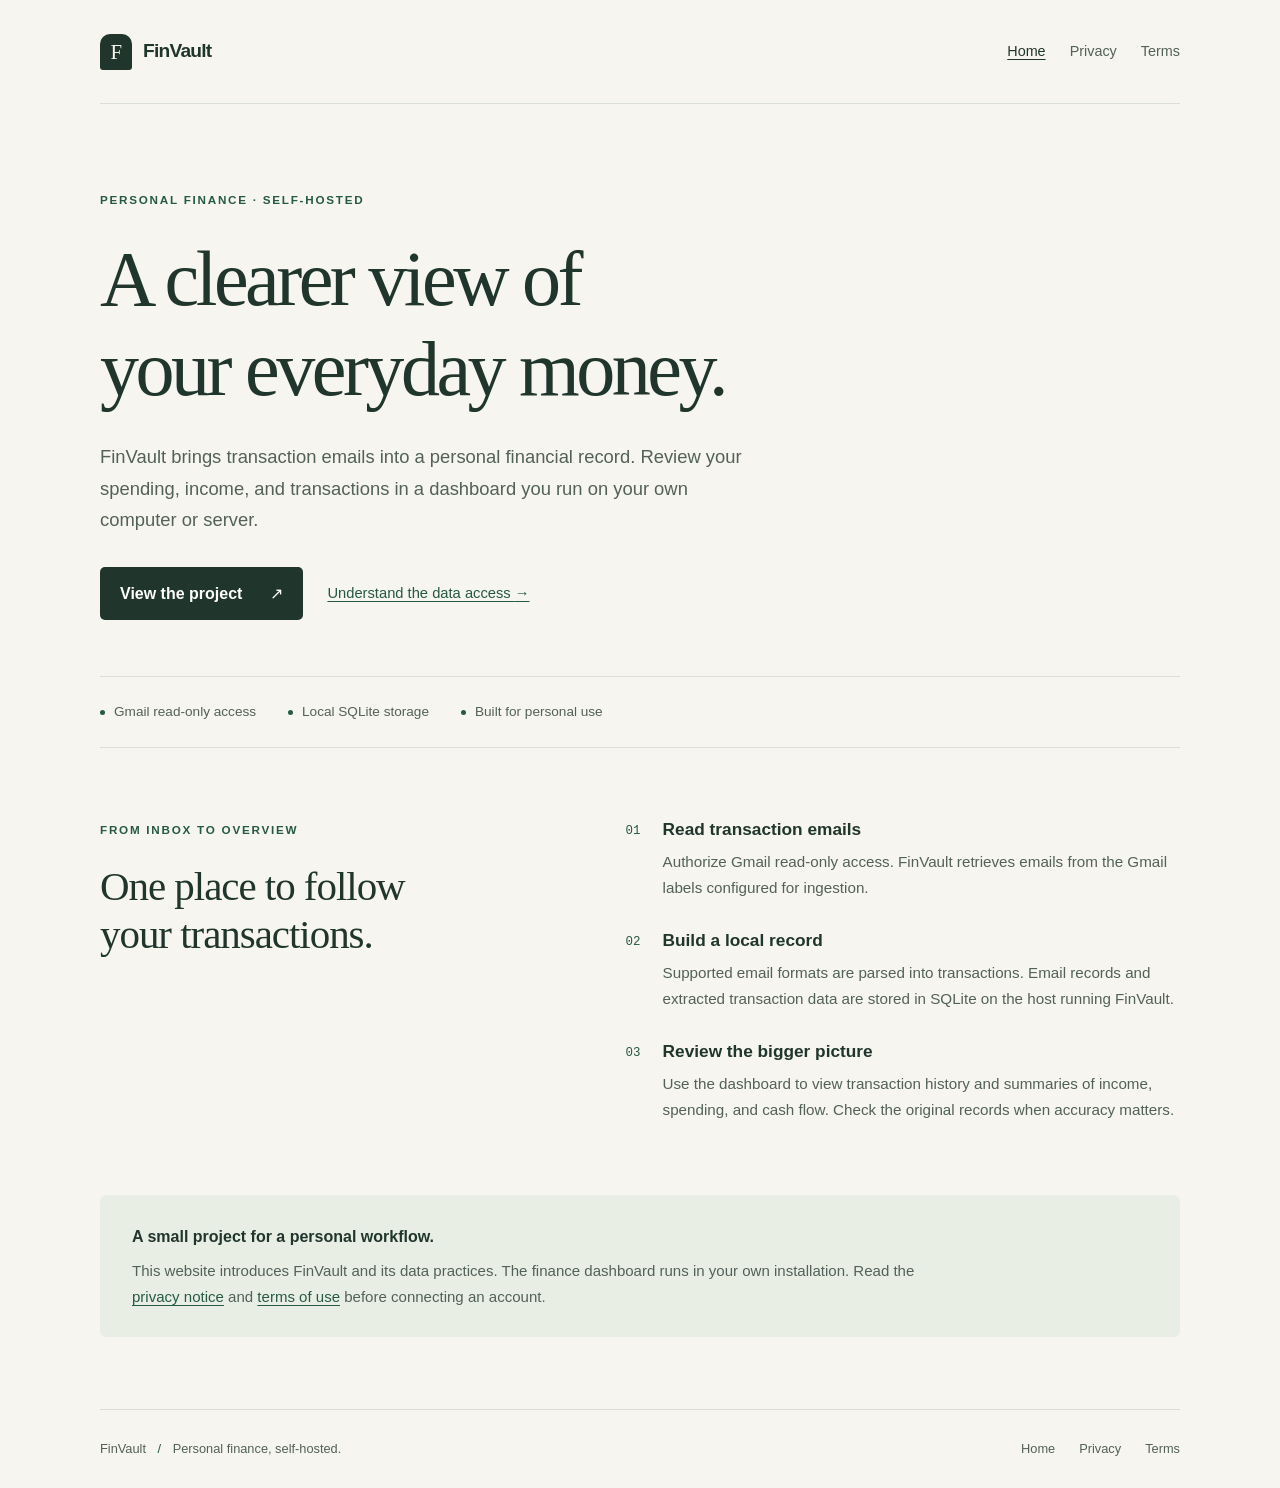
<file: docs/index.html>
<!doctype html>
<html lang="en">
  <head>
    <meta charset="utf-8">
    <meta name="viewport" content="width=device-width, initial-scale=1">
    <meta name="description" content="FinVault is a personal, self-hosted finance tracker that brings transaction emails into a local financial record.">
    <meta name="theme-color" content="#f6f5ef">
    <title>FinVault — Personal finance, on your own terms</title>
    <link rel="stylesheet" href="styles.css">
  </head>
  <body>
    <a class="skip-link" href="#main">Skip to content</a>
    <header class="site-header wrap">
      <a class="brand" href="index.html" aria-label="FinVault home"><span class="brand-mark" aria-hidden="true">F</span>FinVault</a>
      <nav aria-label="Main navigation">
        <a href="index.html" aria-current="page">Home</a>
        <a href="privacy.html">Privacy</a>
        <a href="terms.html">Terms</a>
      </nav>
    </header>

    <main id="main" class="wrap">
      <section class="hero" aria-labelledby="intro-title">
        <p class="eyebrow">Personal finance · Self-hosted</p>
        <h1 id="intro-title">A clearer view of<br>your everyday money.</h1>
        <p class="hero-copy">FinVault brings transaction emails into a personal financial record. Review your spending, income, and transactions in a dashboard you run on your own computer or server.</p>
        <div class="actions">
          <a class="button" href="https://github.com/anandvgeorge/finvault">View the project <span aria-hidden="true">↗</span></a>
          <a class="text-link" href="privacy.html">Understand the data access <span aria-hidden="true">→</span></a>
        </div>
        <div class="project-facts" aria-label="Project details">
          <span>Gmail read-only access</span>
          <span>Local SQLite storage</span>
          <span>Built for personal use</span>
        </div>
      </section>

      <section class="how-it-works" aria-labelledby="how-title">
        <div class="section-intro">
          <p class="eyebrow">From inbox to overview</p>
          <h2 id="how-title">One place to follow<br>your transactions.</h2>
        </div>
        <ol class="steps">
          <li>
            <span class="step-number" aria-hidden="true">01</span>
            <div><h3>Read transaction emails</h3><p>Authorize Gmail read-only access. FinVault retrieves emails from the Gmail labels configured for ingestion.</p></div>
          </li>
          <li>
            <span class="step-number" aria-hidden="true">02</span>
            <div><h3>Build a local record</h3><p>Supported email formats are parsed into transactions. Email records and extracted transaction data are stored in SQLite on the host running FinVault.</p></div>
          </li>
          <li>
            <span class="step-number" aria-hidden="true">03</span>
            <div><h3>Review the bigger picture</h3><p>Use the dashboard to view transaction history and summaries of income, spending, and cash flow. Check the original records when accuracy matters.</p></div>
          </li>
        </ol>
      </section>

      <aside class="context-note" aria-label="About this website">
        <strong>A small project for a personal workflow.</strong>
        <p>This website introduces FinVault and its data practices. The finance dashboard runs in your own installation. Read the <a href="privacy.html">privacy notice</a> and <a href="terms.html">terms of use</a> before connecting an account.</p>
      </aside>
    </main>

    <footer class="site-footer wrap">
      <p>FinVault <span aria-hidden="true">/</span> Personal finance, self-hosted.</p>
      <nav aria-label="Footer navigation"><a href="index.html">Home</a><a href="privacy.html">Privacy</a><a href="terms.html">Terms</a></nav>
    </footer>
  </body>
</html>
</file>
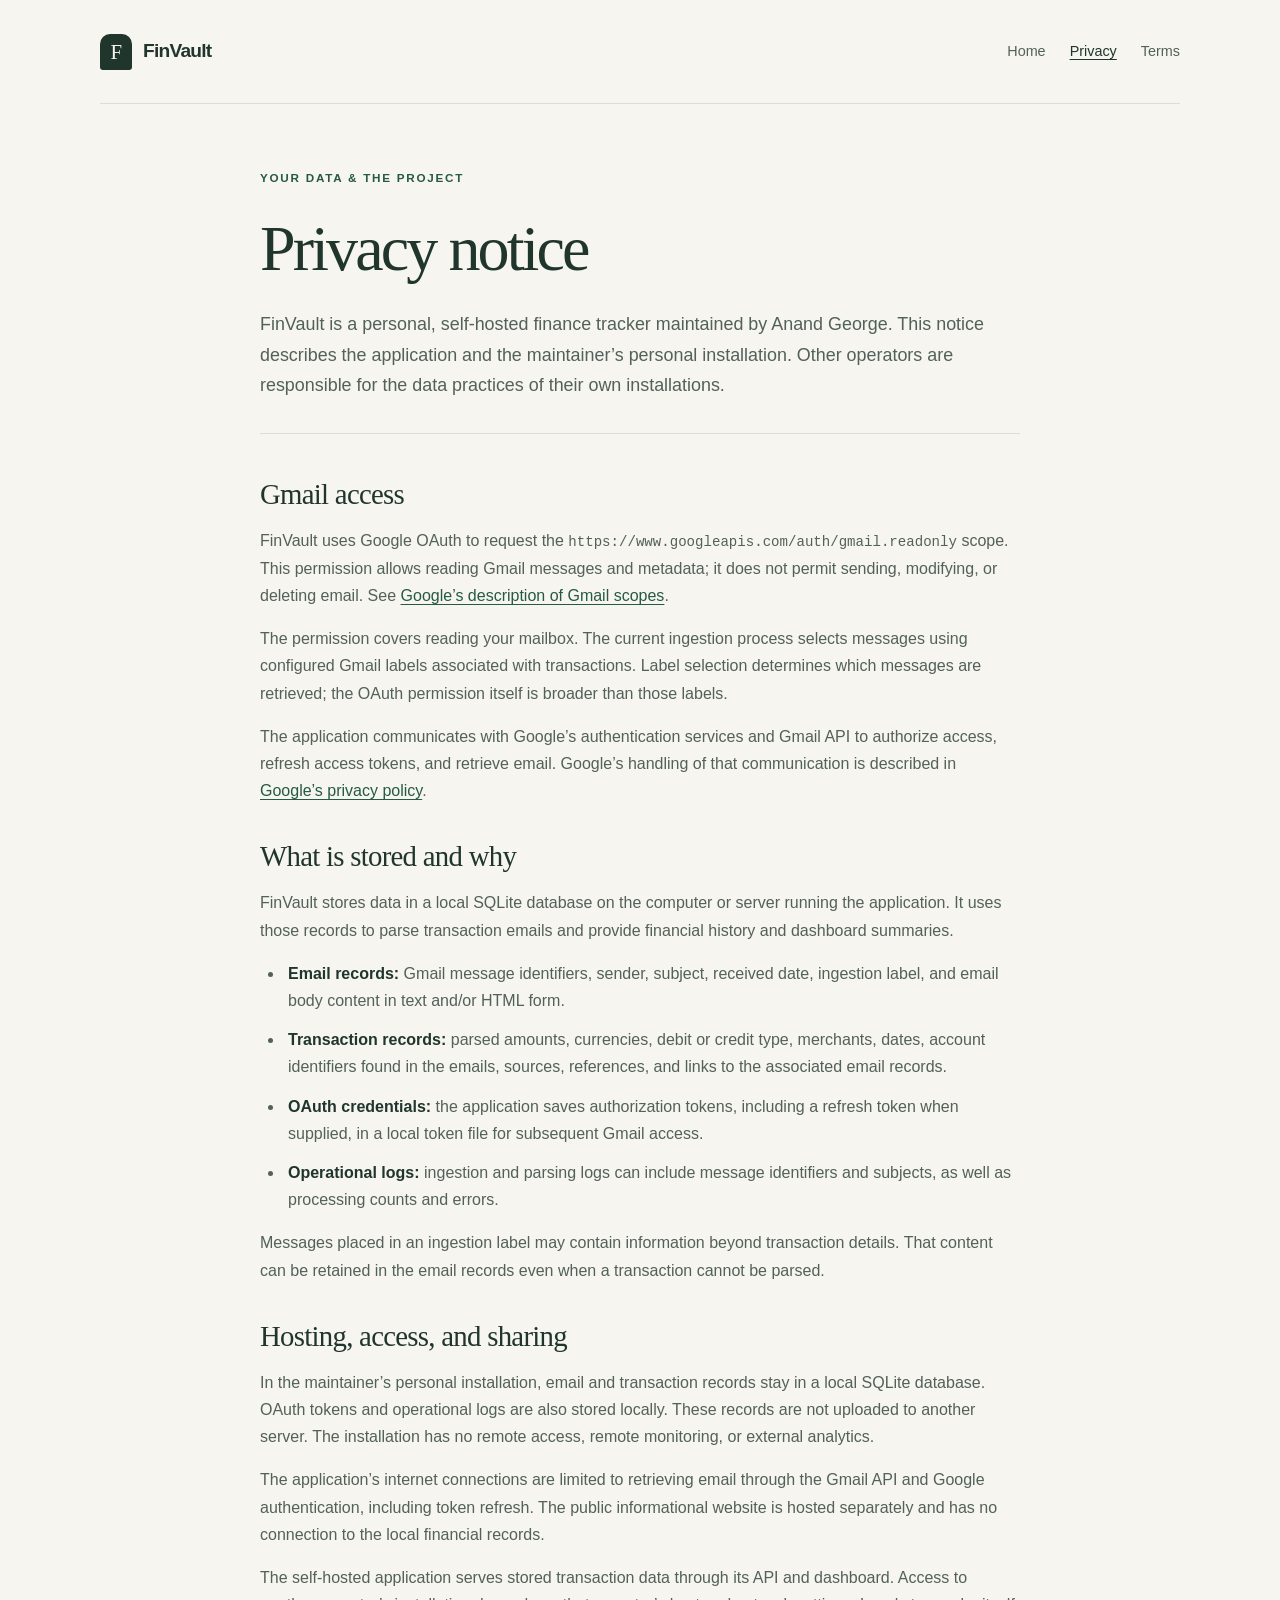
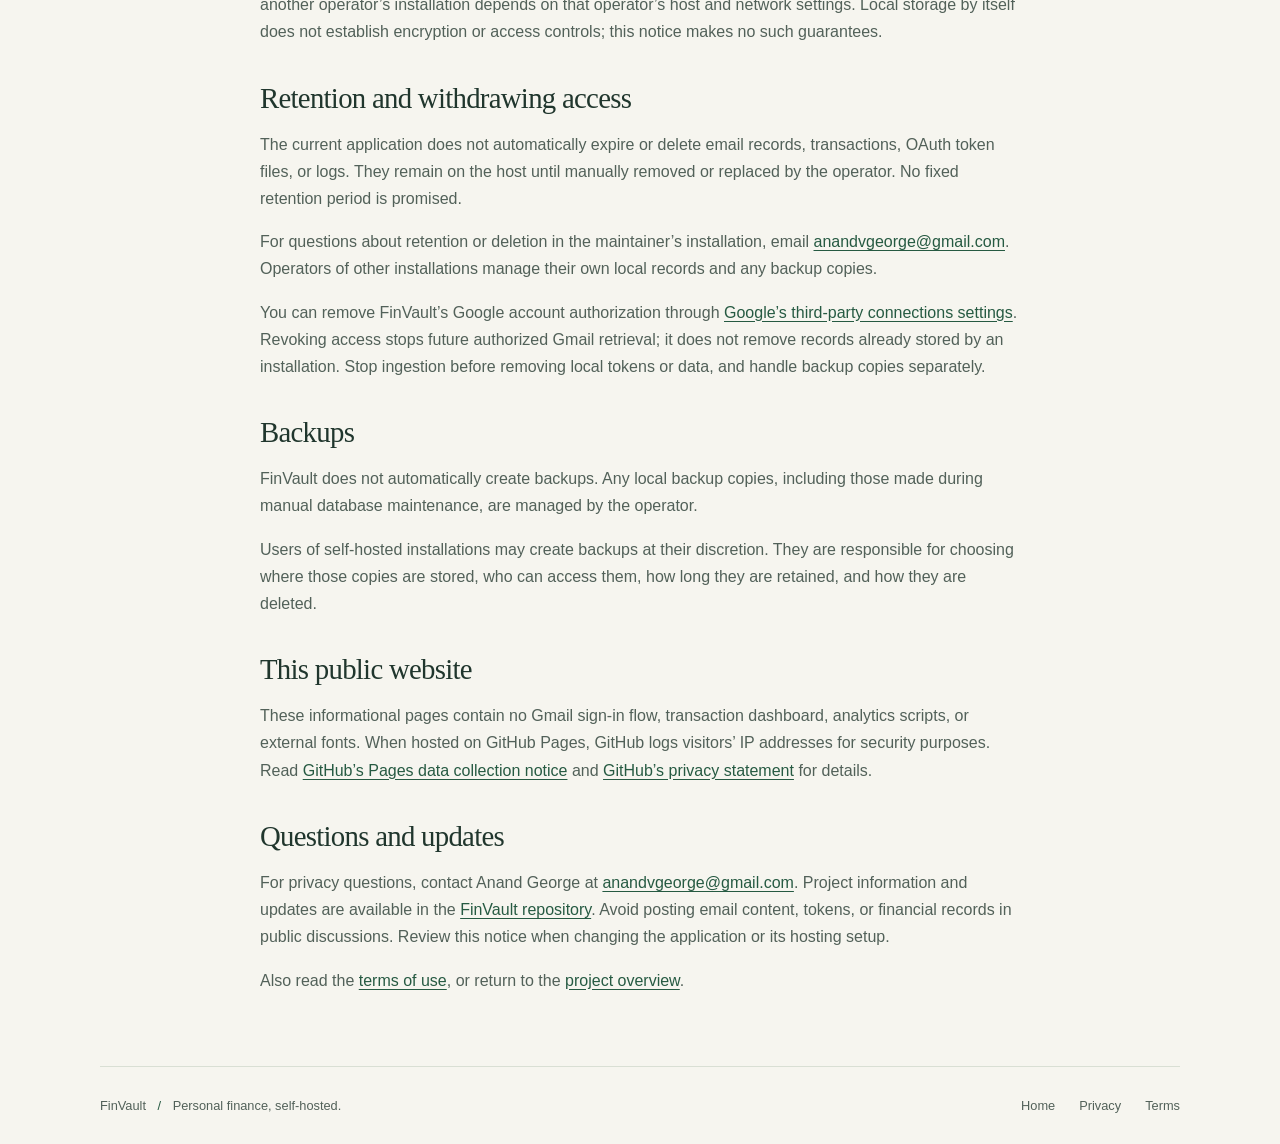
<file: docs/privacy.html>
<!doctype html>
<html lang="en">
  <head>
    <meta charset="utf-8">
    <meta name="viewport" content="width=device-width, initial-scale=1">
    <meta name="description" content="How FinVault uses Gmail read-only access and stores email and transaction records in a local SQLite database.">
    <meta name="theme-color" content="#f6f5ef">
    <title>Privacy notice — FinVault</title>
    <link rel="stylesheet" href="styles.css">
  </head>
  <body>
    <a class="skip-link" href="#main">Skip to content</a>
    <header class="site-header wrap">
      <a class="brand" href="index.html" aria-label="FinVault home"><span class="brand-mark" aria-hidden="true">F</span>FinVault</a>
      <nav aria-label="Main navigation"><a href="index.html">Home</a><a href="privacy.html" aria-current="page">Privacy</a><a href="terms.html">Terms</a></nav>
    </header>

    <main id="main" class="wrap document">
      <div class="document-heading">
        <p class="eyebrow">Your data &amp; the project</p>
        <h1>Privacy notice</h1>
        <p class="lede">FinVault is a personal, self-hosted finance tracker maintained by Anand George. This notice describes the application and the maintainer’s personal installation. Other operators are responsible for the data practices of their own installations.</p>
      </div>

      <section aria-labelledby="gmail-title">
        <h2 id="gmail-title">Gmail access</h2>
        <p>FinVault uses Google OAuth to request the <code>https://www.googleapis.com/auth/gmail.readonly</code> scope. This permission allows reading Gmail messages and metadata; it does not permit sending, modifying, or deleting email. See <a href="https://developers.google.com/workspace/gmail/api/auth/scopes">Google’s description of Gmail scopes</a>.</p>
        <p>The permission covers reading your mailbox. The current ingestion process selects messages using configured Gmail labels associated with transactions. Label selection determines which messages are retrieved; the OAuth permission itself is broader than those labels.</p>
        <p>The application communicates with Google’s authentication services and Gmail API to authorize access, refresh access tokens, and retrieve email. Google’s handling of that communication is described in <a href="https://policies.google.com/privacy">Google’s privacy policy</a>.</p>
      </section>

      <section aria-labelledby="stored-title">
        <h2 id="stored-title">What is stored and why</h2>
        <p>FinVault stores data in a local SQLite database on the computer or server running the application. It uses those records to parse transaction emails and provide financial history and dashboard summaries.</p>
        <ul>
          <li><strong>Email records:</strong> Gmail message identifiers, sender, subject, received date, ingestion label, and email body content in text and/or HTML form.</li>
          <li><strong>Transaction records:</strong> parsed amounts, currencies, debit or credit type, merchants, dates, account identifiers found in the emails, sources, references, and links to the associated email records.</li>
          <li><strong>OAuth credentials:</strong> the application saves authorization tokens, including a refresh token when supplied, in a local token file for subsequent Gmail access.</li>
          <li><strong>Operational logs:</strong> ingestion and parsing logs can include message identifiers and subjects, as well as processing counts and errors.</li>
        </ul>
        <p>Messages placed in an ingestion label may contain information beyond transaction details. That content can be retained in the email records even when a transaction cannot be parsed.</p>
      </section>

      <section aria-labelledby="hosting-title">
        <h2 id="hosting-title">Hosting, access, and sharing</h2>
        <p>In the maintainer’s personal installation, email and transaction records stay in a local SQLite database. OAuth tokens and operational logs are also stored locally. These records are not uploaded to another server. The installation has no remote access, remote monitoring, or external analytics.</p>
        <p>The application’s internet connections are limited to retrieving email through the Gmail API and Google authentication, including token refresh. The public informational website is hosted separately and has no connection to the local financial records.</p>
        <p>The self-hosted application serves stored transaction data through its API and dashboard. Access to another operator’s installation depends on that operator’s host and network settings. Local storage by itself does not establish encryption or access controls; this notice makes no such guarantees.</p>
      </section>

      <section aria-labelledby="retention-title">
        <h2 id="retention-title">Retention and withdrawing access</h2>
        <p>The current application does not automatically expire or delete email records, transactions, OAuth token files, or logs. They remain on the host until manually removed or replaced by the operator. No fixed retention period is promised.</p>
        <p>For questions about retention or deletion in the maintainer’s installation, email <a href="mailto:anandvgeorge@gmail.com">anandvgeorge@gmail.com</a>. Operators of other installations manage their own local records and any backup copies.</p>
        <p>You can remove FinVault’s Google account authorization through <a href="https://myaccount.google.com/connections">Google’s third-party connections settings</a>. Revoking access stops future authorized Gmail retrieval; it does not remove records already stored by an installation. Stop ingestion before removing local tokens or data, and handle backup copies separately.</p>
      </section>

      <section aria-labelledby="backups-title">
        <h2 id="backups-title">Backups</h2>
        <p>FinVault does not automatically create backups. Any local backup copies, including those made during manual database maintenance, are managed by the operator.</p>
        <p>Users of self-hosted installations may create backups at their discretion. They are responsible for choosing where those copies are stored, who can access them, how long they are retained, and how they are deleted.</p>
      </section>

      <section aria-labelledby="website-title">
        <h2 id="website-title">This public website</h2>
        <p>These informational pages contain no Gmail sign-in flow, transaction dashboard, analytics scripts, or external fonts. When hosted on GitHub Pages, GitHub logs visitors’ IP addresses for security purposes. Read <a href="https://docs.github.com/en/pages/getting-started-with-github-pages/what-is-github-pages#data-collection">GitHub’s Pages data collection notice</a> and <a href="https://docs.github.com/en/site-policy/privacy-policies/github-general-privacy-statement">GitHub’s privacy statement</a> for details.</p>
      </section>

      <section aria-labelledby="questions-title">
        <h2 id="questions-title">Questions and updates</h2>
        <p>For privacy questions, contact Anand George at <a href="mailto:anandvgeorge@gmail.com">anandvgeorge@gmail.com</a>. Project information and updates are available in the <a href="https://github.com/anandvgeorge/finvault">FinVault repository</a>. Avoid posting email content, tokens, or financial records in public discussions. Review this notice when changing the application or its hosting setup.</p>
        <p>Also read the <a href="terms.html">terms of use</a>, or return to the <a href="index.html">project overview</a>.</p>
      </section>
    </main>

    <footer class="site-footer wrap">
      <p>FinVault <span aria-hidden="true">/</span> Personal finance, self-hosted.</p>
      <nav aria-label="Footer navigation"><a href="index.html">Home</a><a href="privacy.html">Privacy</a><a href="terms.html">Terms</a></nav>
    </footer>
  </body>
</html>
</file>
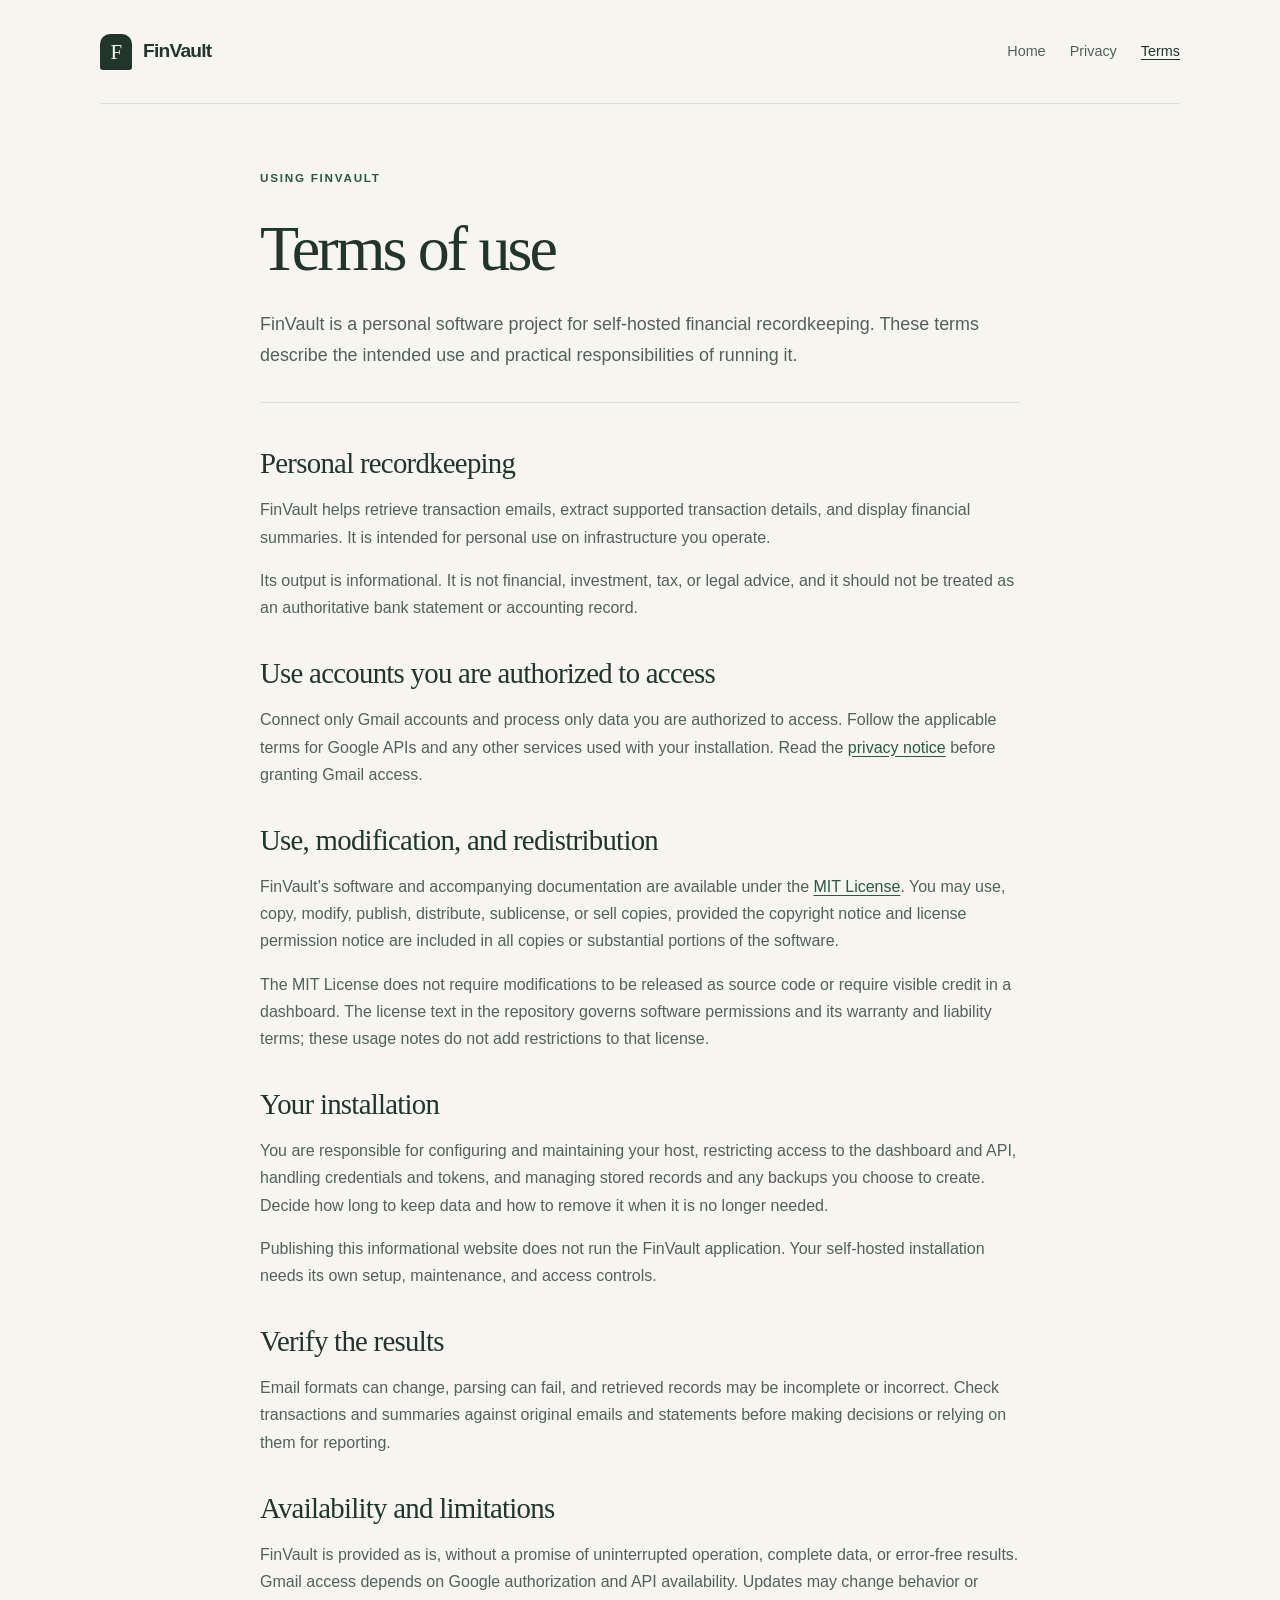
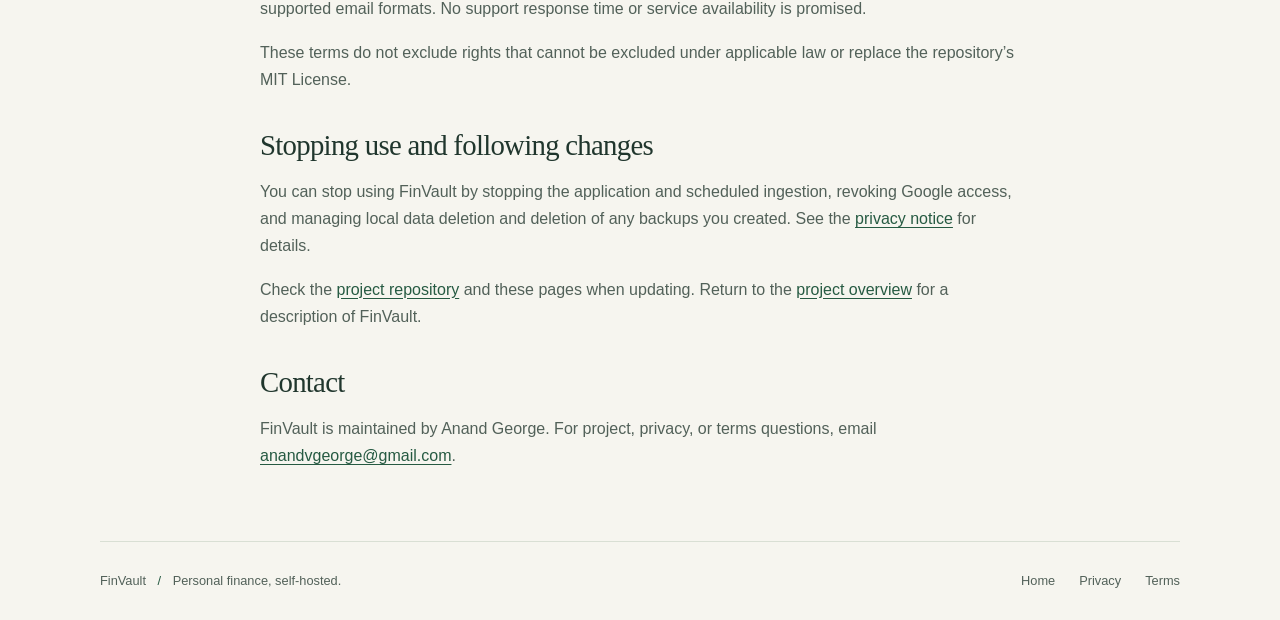
<file: docs/terms.html>
<!doctype html>
<html lang="en">
  <head>
    <meta charset="utf-8">
    <meta name="viewport" content="width=device-width, initial-scale=1">
    <meta name="description" content="Simple terms for using FinVault, a personal and self-hosted finance tracker.">
    <meta name="theme-color" content="#f6f5ef">
    <title>Terms of use — FinVault</title>
    <link rel="stylesheet" href="styles.css">
  </head>
  <body>
    <a class="skip-link" href="#main">Skip to content</a>
    <header class="site-header wrap">
      <a class="brand" href="index.html" aria-label="FinVault home"><span class="brand-mark" aria-hidden="true">F</span>FinVault</a>
      <nav aria-label="Main navigation"><a href="index.html">Home</a><a href="privacy.html">Privacy</a><a href="terms.html" aria-current="page">Terms</a></nav>
    </header>

    <main id="main" class="wrap document">
      <div class="document-heading">
        <p class="eyebrow">Using FinVault</p>
        <h1>Terms of use</h1>
        <p class="lede">FinVault is a personal software project for self-hosted financial recordkeeping. These terms describe the intended use and practical responsibilities of running it.</p>
      </div>

      <section aria-labelledby="purpose-title">
        <h2 id="purpose-title">Personal recordkeeping</h2>
        <p>FinVault helps retrieve transaction emails, extract supported transaction details, and display financial summaries. It is intended for personal use on infrastructure you operate.</p>
        <p>Its output is informational. It is not financial, investment, tax, or legal advice, and it should not be treated as an authoritative bank statement or accounting record.</p>
      </section>

      <section aria-labelledby="authorization-title">
        <h2 id="authorization-title">Use accounts you are authorized to access</h2>
        <p>Connect only Gmail accounts and process only data you are authorized to access. Follow the applicable terms for Google APIs and any other services used with your installation. Read the <a href="privacy.html">privacy notice</a> before granting Gmail access.</p>
      </section>

      <section aria-labelledby="license-title">
        <h2 id="license-title">Use, modification, and redistribution</h2>
        <p>FinVault’s software and accompanying documentation are available under the <a href="https://github.com/anandvgeorge/finvault/blob/main/LICENSE">MIT License</a>. You may use, copy, modify, publish, distribute, sublicense, or sell copies, provided the copyright notice and license permission notice are included in all copies or substantial portions of the software.</p>
        <p>The MIT License does not require modifications to be released as source code or require visible credit in a dashboard. The license text in the repository governs software permissions and its warranty and liability terms; these usage notes do not add restrictions to that license.</p>
      </section>

      <section aria-labelledby="operator-title">
        <h2 id="operator-title">Your installation</h2>
        <p>You are responsible for configuring and maintaining your host, restricting access to the dashboard and API, handling credentials and tokens, and managing stored records and any backups you choose to create. Decide how long to keep data and how to remove it when it is no longer needed.</p>
        <p>Publishing this informational website does not run the FinVault application. Your self-hosted installation needs its own setup, maintenance, and access controls.</p>
      </section>

      <section aria-labelledby="accuracy-title">
        <h2 id="accuracy-title">Verify the results</h2>
        <p>Email formats can change, parsing can fail, and retrieved records may be incomplete or incorrect. Check transactions and summaries against original emails and statements before making decisions or relying on them for reporting.</p>
      </section>

      <section aria-labelledby="availability-title">
        <h2 id="availability-title">Availability and limitations</h2>
        <p>FinVault is provided as is, without a promise of uninterrupted operation, complete data, or error-free results. Gmail access depends on Google authorization and API availability. Updates may change behavior or supported email formats. No support response time or service availability is promised.</p>
        <p>These terms do not exclude rights that cannot be excluded under applicable law or replace the repository’s MIT License.</p>
      </section>

      <section aria-labelledby="stop-title">
        <h2 id="stop-title">Stopping use and following changes</h2>
        <p>You can stop using FinVault by stopping the application and scheduled ingestion, revoking Google access, and managing local data deletion and deletion of any backups you created. See the <a href="privacy.html">privacy notice</a> for details.</p>
        <p>Check the <a href="https://github.com/anandvgeorge/finvault">project repository</a> and these pages when updating. Return to the <a href="index.html">project overview</a> for a description of FinVault.</p>
      </section>

      <section aria-labelledby="contact-title">
        <h2 id="contact-title">Contact</h2>
        <p>FinVault is maintained by Anand George. For project, privacy, or terms questions, email <a href="mailto:anandvgeorge@gmail.com">anandvgeorge@gmail.com</a>.</p>
      </section>
    </main>

    <footer class="site-footer wrap">
      <p>FinVault <span aria-hidden="true">/</span> Personal finance, self-hosted.</p>
      <nav aria-label="Footer navigation"><a href="index.html">Home</a><a href="privacy.html">Privacy</a><a href="terms.html">Terms</a></nav>
    </footer>
  </body>
</html>
</file>
<file: docs/styles.css>
:root {
  color-scheme: light;
  --paper: #f6f5ef;
  --ink: #20362d;
  --muted: #526159;
  --accent: #265a42;
  --line: #d9dfd4;
  --soft: #e9eee4;
  font-family: -apple-system, BlinkMacSystemFont, "Segoe UI", sans-serif;
  color: var(--ink);
  background: var(--paper);
  font-synthesis: none;
  text-rendering: optimizeLegibility;
  -webkit-font-smoothing: antialiased;
}

* { box-sizing: border-box; }
body { margin: 0; line-height: 1.7; }
a { color: var(--accent); text-underline-offset: 0.2em; }
a:hover { text-decoration-thickness: 2px; }
a:focus-visible { outline: 3px solid var(--accent); outline-offset: 5px; border-radius: 2px; }
p { margin: 0 0 1em; }
h1, h2, h3 { line-height: 1.15; }
h1, h2 { font-family: Georgia, "Times New Roman", serif; font-weight: 400; }
h1 { letter-spacing: -0.045em; }
h2 { letter-spacing: -0.025em; }
h3 { margin: 0 0 0.6rem; font-size: 1.08rem; font-weight: 650; }
.wrap { width: min(1080px, calc(100% - 64px)); margin-inline: auto; }
.skip-link { position: absolute; top: -100px; left: 16px; z-index: 1; padding: 10px 18px; background: var(--paper); }
.skip-link:focus { top: 12px; }
.site-header { display: flex; justify-content: space-between; align-items: center; gap: 24px; min-height: 104px; border-bottom: 1px solid var(--line); }
.brand { display: inline-flex; align-items: center; gap: 11px; color: var(--ink); text-decoration: none; font-weight: 700; font-size: 1.2rem; letter-spacing: -0.04em; }
.brand-mark { display: grid; place-items: center; width: 32px; height: 36px; border-radius: 10px 10px 3px 3px; color: var(--paper); background: var(--ink); font-family: Georgia, "Times New Roman", serif; font-size: 1.3rem; font-weight: 400; }
nav { display: flex; flex-wrap: wrap; gap: 24px; font-size: 0.9rem; }
nav a { color: var(--muted); text-decoration: none; }
nav a:hover, nav a[aria-current="page"] { color: var(--ink); text-decoration: underline; }
.hero { padding-block: 86px 0; }
.eyebrow { margin-bottom: 24px; color: var(--accent); font-size: 0.73rem; font-weight: 700; letter-spacing: 0.15em; text-transform: uppercase; }
.hero h1 { max-width: 850px; margin: 0 0 28px; font-size: clamp(2.8rem, 6.1vw, 5rem); }
.hero-copy { max-width: 650px; font-size: 1.15rem; color: var(--muted); }
.actions { display: flex; flex-wrap: wrap; align-items: center; gap: 24px; margin-block: 32px 56px; }
.button { display: inline-flex; align-items: center; gap: 28px; padding: 13px 20px; border-radius: 5px; background: var(--ink); color: white; font-weight: 600; text-decoration: none; }
.button:hover { background: var(--accent); }
.text-link { font-size: 0.92rem; }
.project-facts { display: flex; flex-wrap: wrap; gap: 16px 32px; padding-block: 23px; border-block: 1px solid var(--line); font-size: 0.85rem; color: var(--muted); }
.project-facts span { display: inline-flex; align-items: center; gap: 9px; }
.project-facts span::before { content: ""; width: 5px; height: 5px; border-radius: 50%; background: var(--accent); }
.how-it-works { display: grid; grid-template-columns: 0.9fr 1.1fr; gap: 72px; padding-block: 72px; }
.section-intro h2 { margin: 0; font-size: clamp(2rem, 3.2vw, 2.8rem); }
.steps { display: grid; gap: 30px; list-style: none; margin: 0; padding: 0; }
.steps li { display: flex; gap: 22px; }
.step-number { padding-top: 1px; color: var(--accent); font-family: ui-monospace, monospace; font-size: 0.78rem; }
.steps p { margin: 0; color: var(--muted); font-size: 0.95rem; }
.context-note { padding: 28px 32px; border-radius: 6px; background: var(--soft); }
.context-note p { max-width: 820px; margin: 8px 0 0; color: var(--muted); font-size: 0.94rem; }
.site-footer { display: flex; flex-wrap: wrap; justify-content: space-between; align-items: center; gap: 20px; margin-top: 72px; padding-block: 28px; border-top: 1px solid var(--line); font-size: 0.8rem; color: var(--muted); }
.site-footer p { margin: 0; }
.site-footer p span { margin-inline: 8px; color: var(--accent); }
.site-footer nav { font-size: inherit; }
.document { max-width: 760px; padding-top: 64px; }
.document-heading { margin-bottom: 44px; padding-bottom: 32px; border-bottom: 1px solid var(--line); }
.document-heading h1 { margin: 0 0 24px; font-size: clamp(2.8rem, 5.5vw, 4rem); }
.lede { margin: 0; color: var(--muted); font-size: 1.12rem; }
.document section { margin-block: 36px; }
.document h2 { margin: 0 0 16px; font-size: 1.8rem; }
.document section p, .document li { color: var(--muted); }
.document ul { padding-left: 24px; }
.document li { padding-left: 4px; margin-block: 12px; }
.document strong { color: var(--ink); }
code { overflow-wrap: anywhere; font-family: ui-monospace, monospace; font-size: 0.88em; }
.review-note { margin-block: 40px; padding: 24px 28px; border: 1px solid #c9b98b; border-radius: 6px; background: #f1eddf; color: #544a30; }
.review-note .eyebrow { margin-bottom: 12px; color: #63522c; }
.review-note h2 { font-size: 1.5rem; }
.review-note p:last-child { margin-bottom: 0; }

@media (max-width: 700px) {
  .wrap { width: calc(100% - 40px); }
  .site-header { min-height: 88px; gap: 16px; }
  nav { gap: 16px; }
  .hero { padding-top: 56px; }
  .hero h1 br { display: none; }
  .hero-copy { font-size: 1.05rem; }
  .actions { align-items: flex-start; flex-direction: column; gap: 20px; margin-bottom: 36px; }
  .project-facts { gap: 12px 24px; }
  .how-it-works { grid-template-columns: 1fr; gap: 36px; padding-block: 48px; }
  .section-intro h2 br { display: none; }
  .context-note { padding: 24px; }
  .document { padding-top: 48px; }
  .review-note { padding: 22px; }
  .site-footer { margin-top: 48px; }
}

@media (max-width: 360px) {
  .site-header { flex-direction: column; align-items: flex-start; padding-block: 20px; gap: 16px; }
}
</file>
